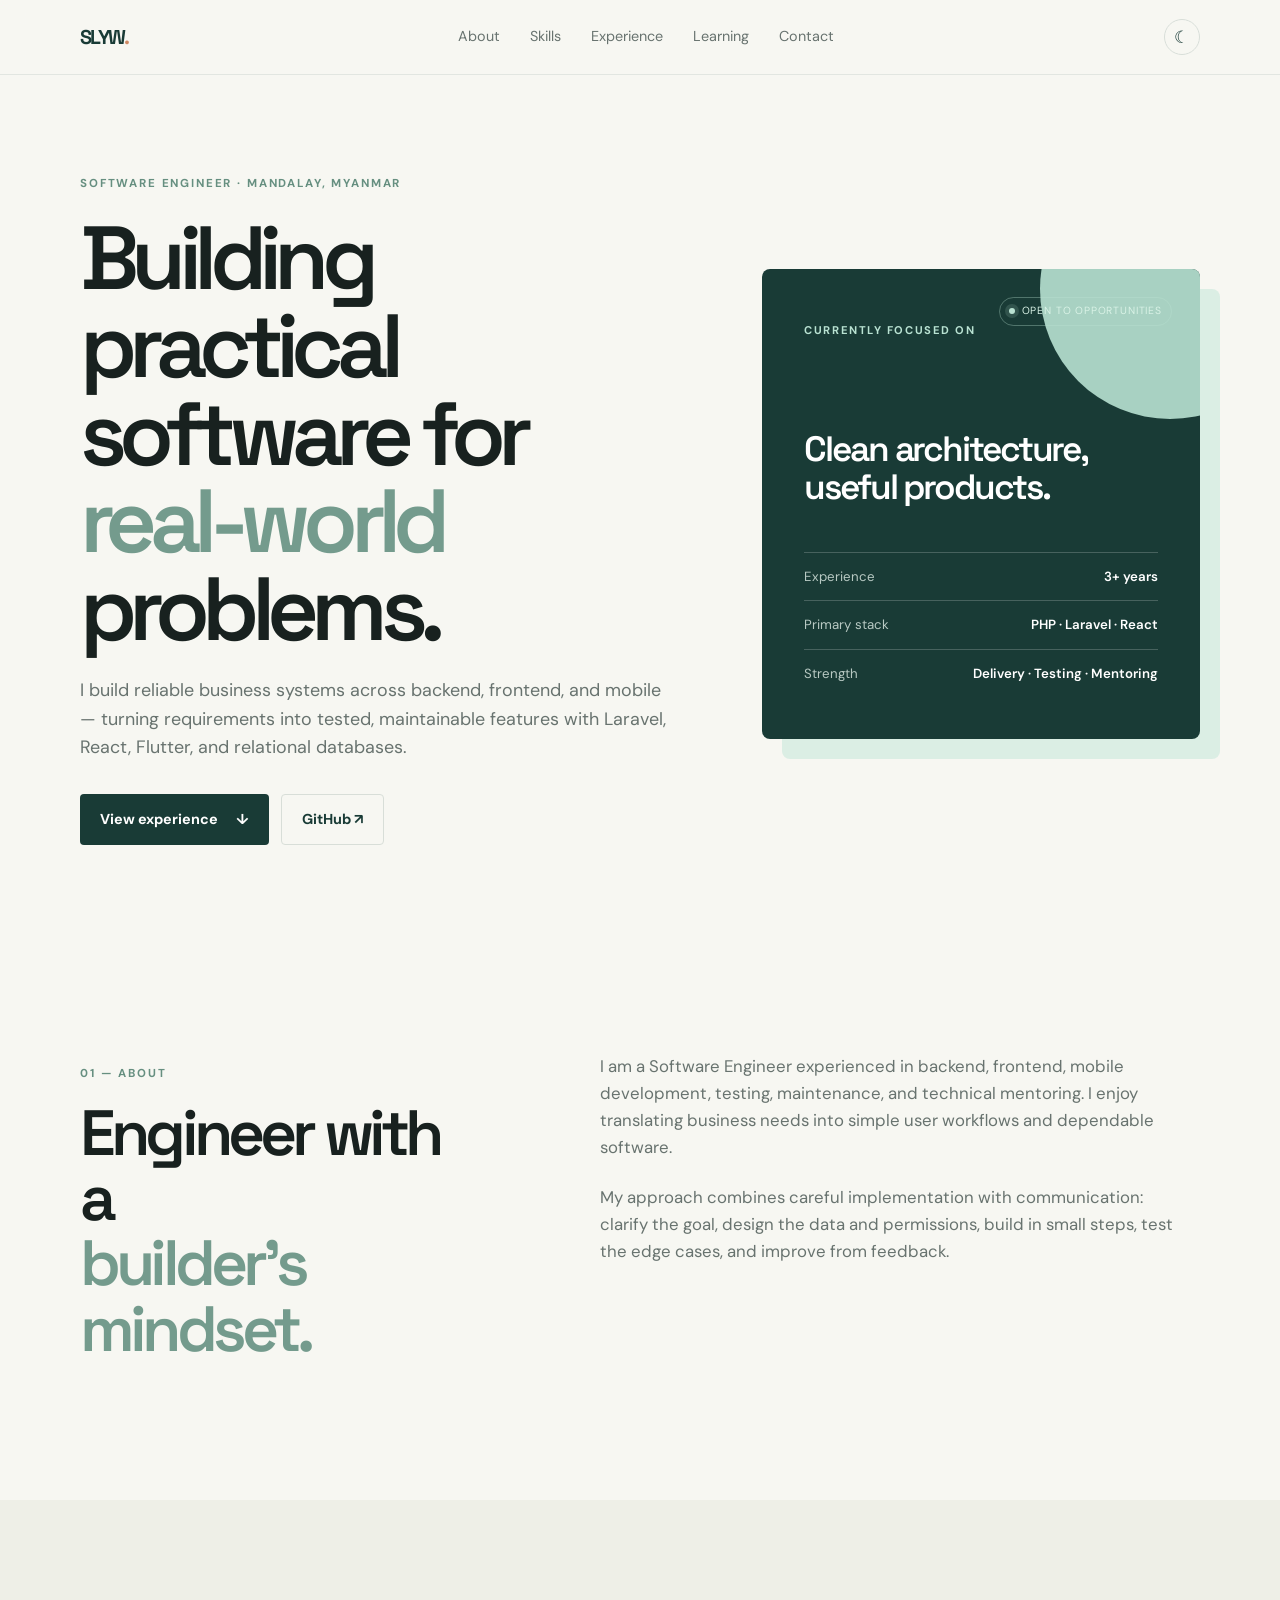
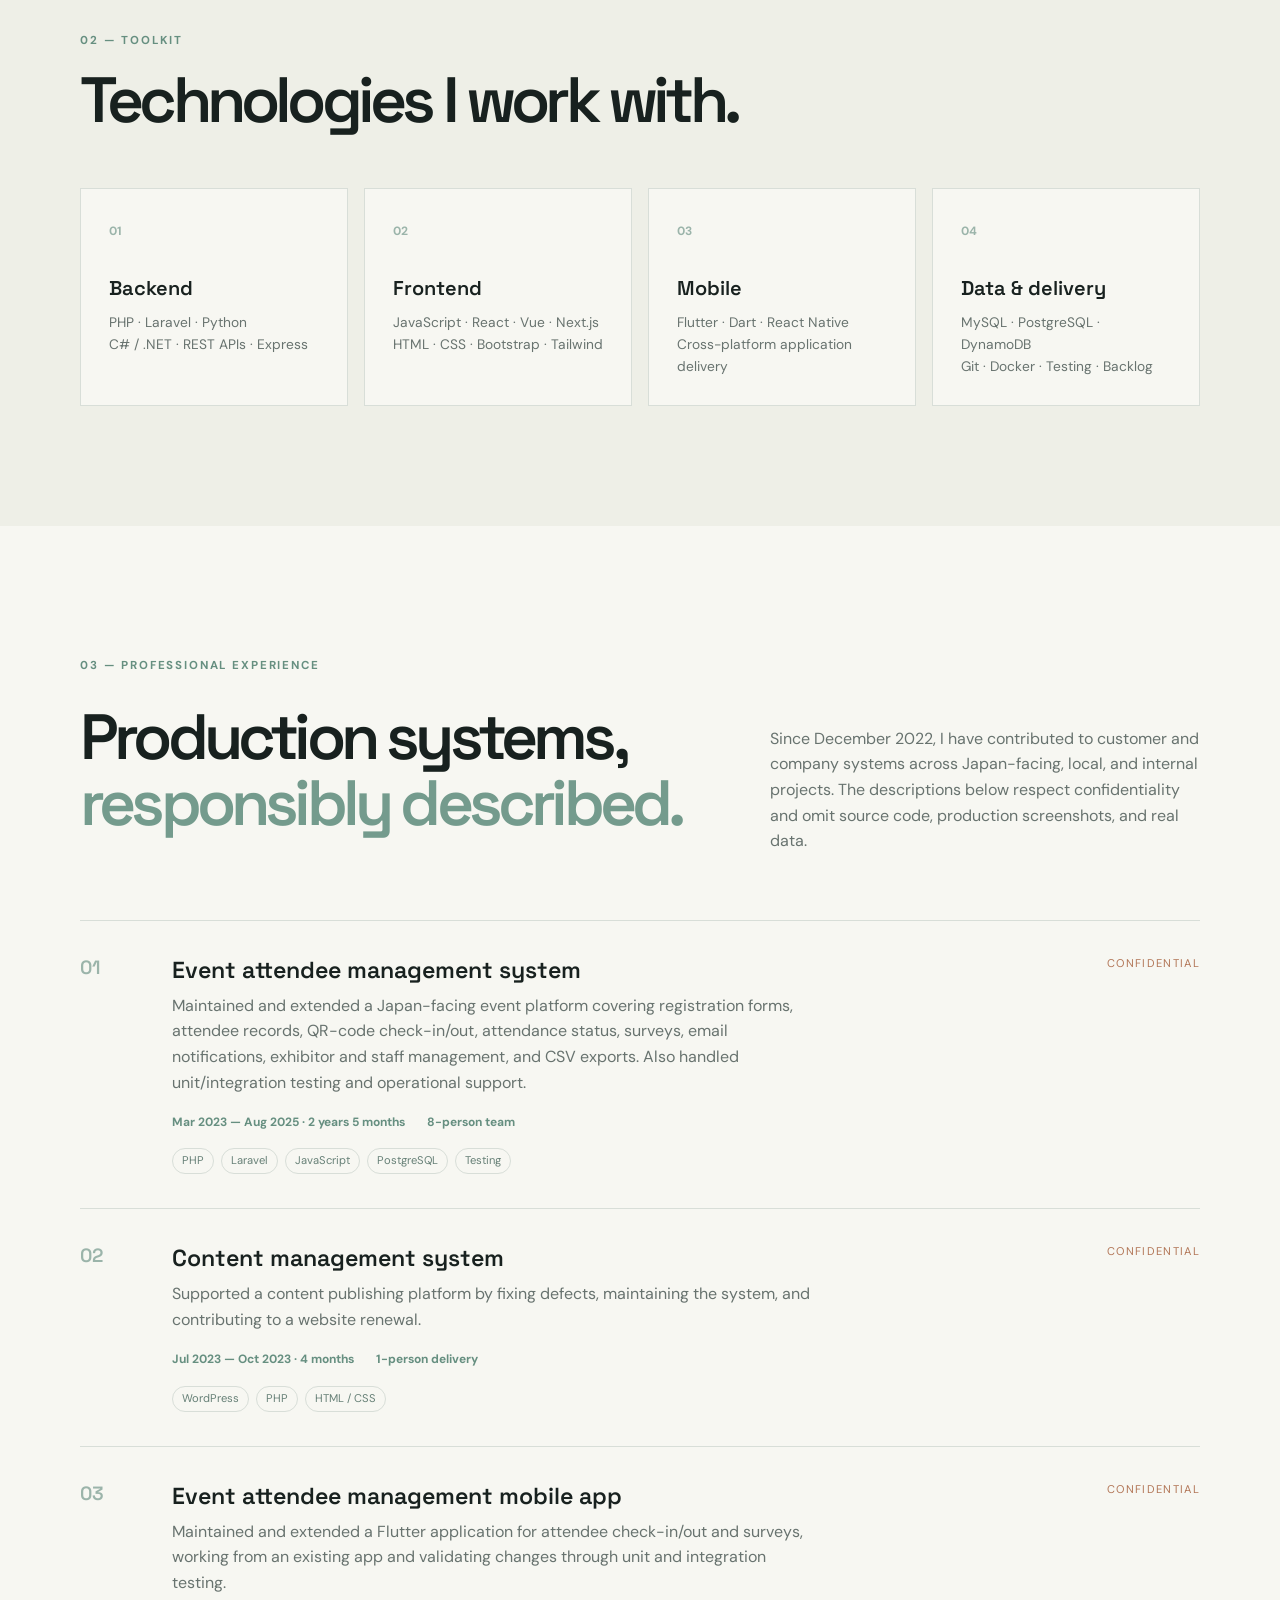
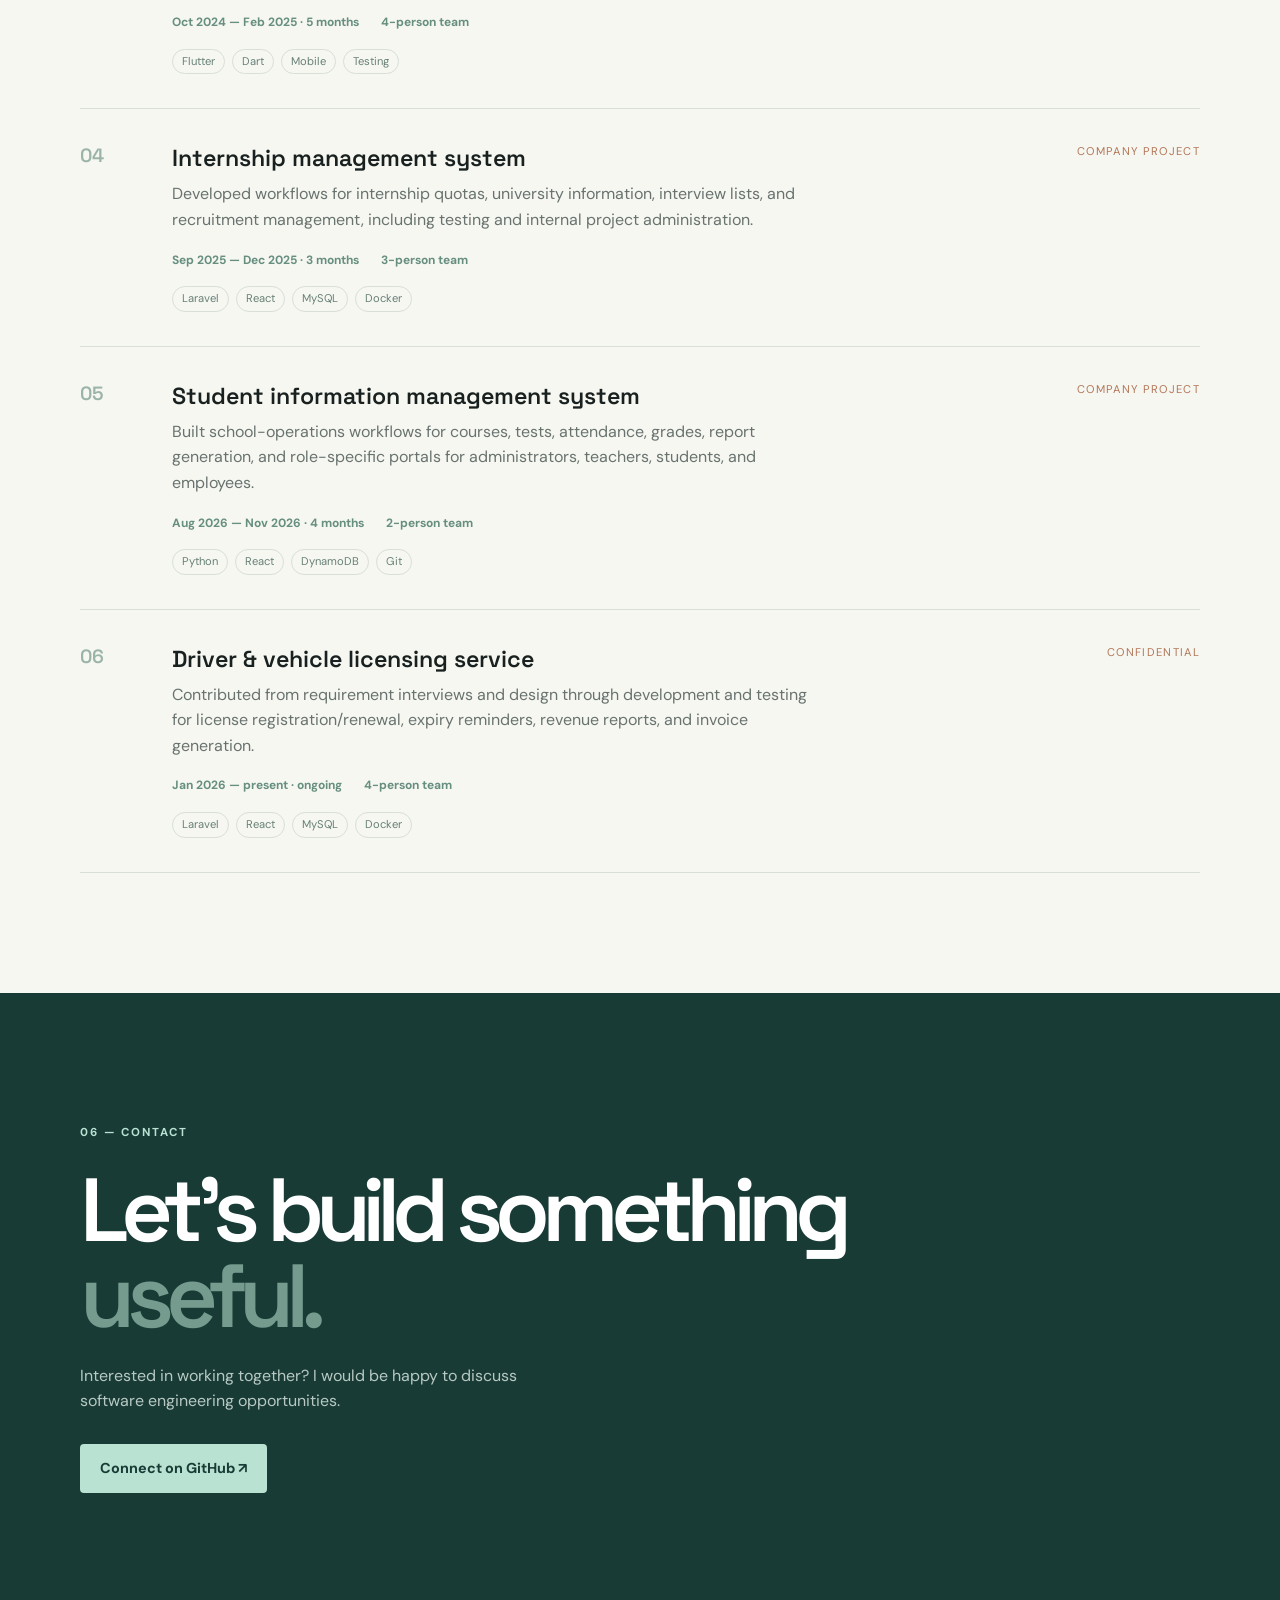
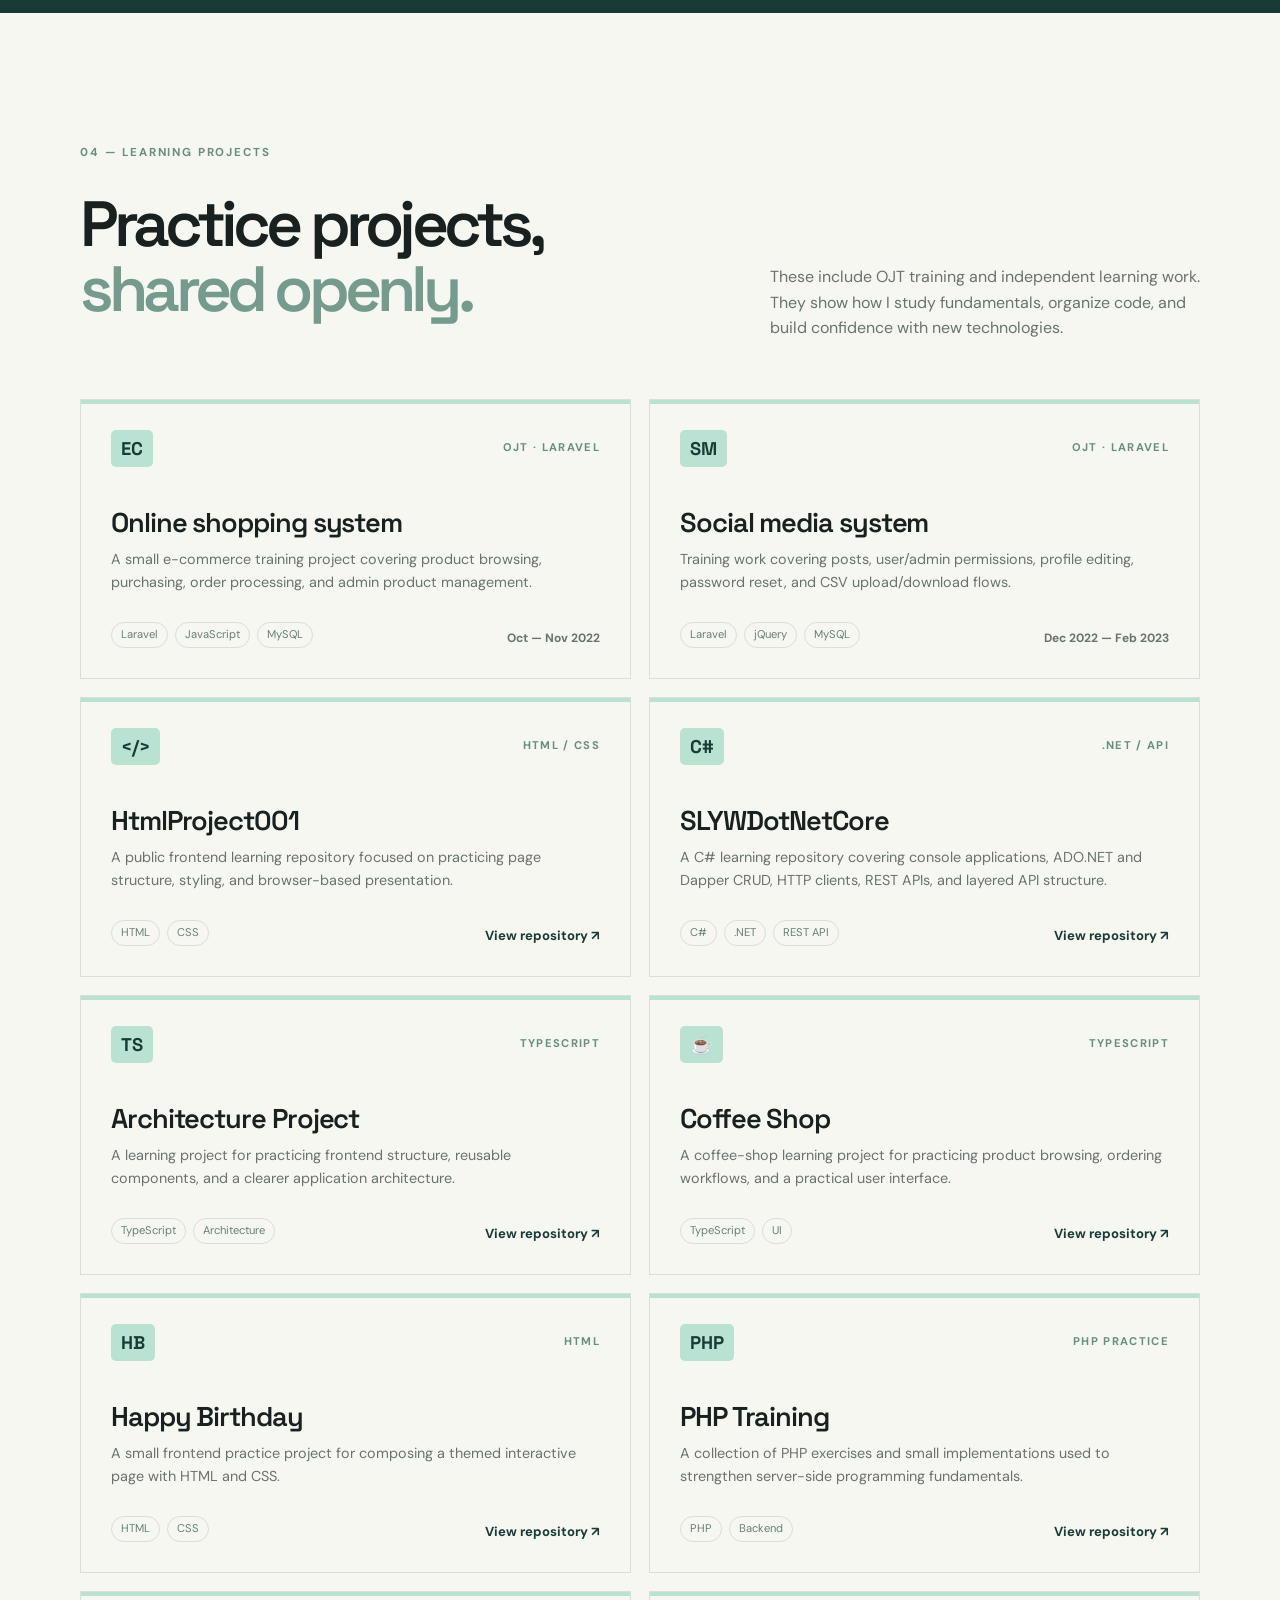
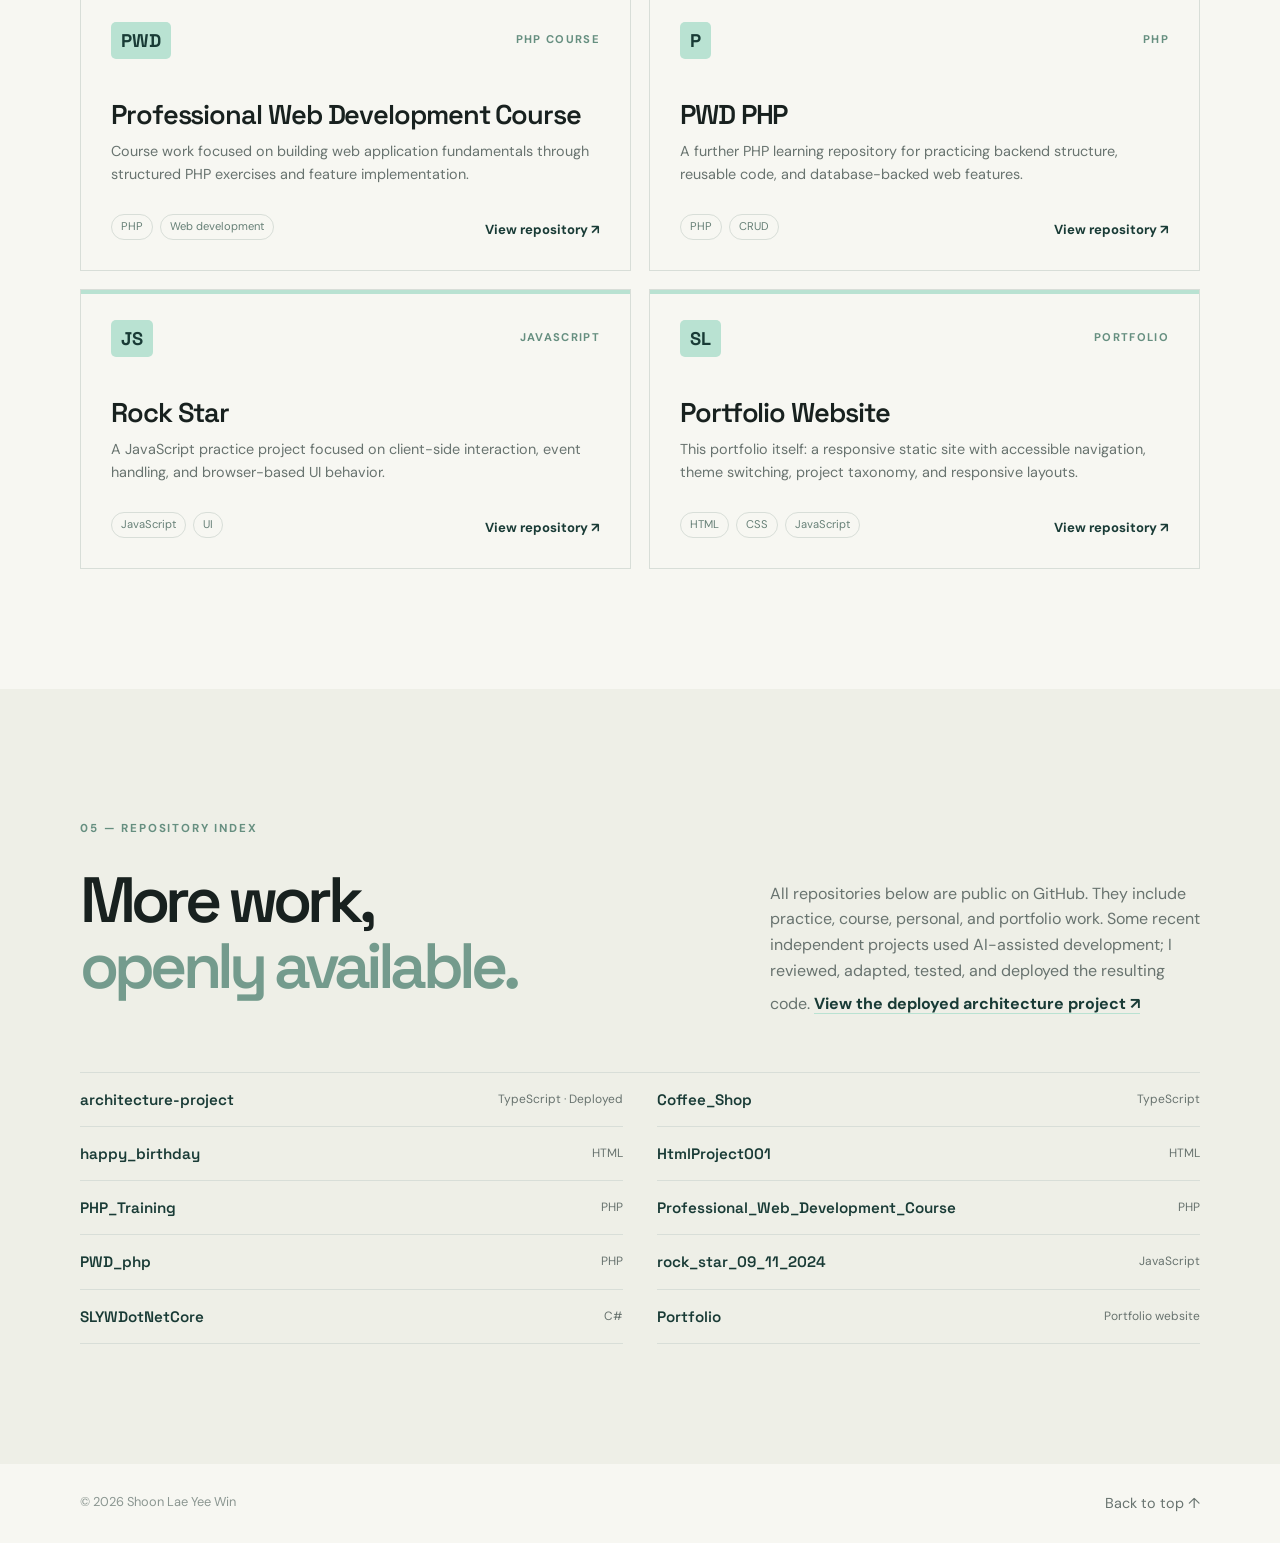
<file: index.html>
<!doctype html>
<html lang="en">
  <head>
    <meta charset="UTF-8" />
    <meta name="viewport" content="width=device-width, initial-scale=1.0" />
    <meta name="description" content="Shoon Lae Yee Win — Software Engineer portfolio" />
    <meta name="theme-color" content="#193b36" />
    <meta property="og:title" content="Shoon Lae Yee Win | Software Engineer" />
    <meta property="og:description" content="Software engineering portfolio featuring public learning projects and technical experience." />
    <title>Shoon Lae Yee Win | Software Engineer</title>
    <link rel="preconnect" href="https://fonts.googleapis.com" />
    <link rel="preconnect" href="https://fonts.gstatic.com" crossorigin />
    <link href="https://fonts.googleapis.com/css2?family=DM+Sans:wght@400;500;600;700&family=Space+Grotesk:wght@500;600;700&display=swap" rel="stylesheet" />
    <link rel="stylesheet" href="styles.css" />
  </head>
  <body>
    <a class="skip-link" href="#content">Skip to content</a>
    <header class="site-header">
      <nav class="nav container" aria-label="Main navigation">
        <a class="brand" href="#top">SLYW<span>.</span></a>
        <button class="menu-toggle" aria-label="Toggle navigation" aria-expanded="false">☰</button>
        <div class="nav-links">
          <a href="#about">About</a>
          <a href="#skills">Skills</a>
          <a href="#experience">Experience</a>
          <a href="#learning">Learning</a>
          <a href="#contact">Contact</a>
        </div>
        <button class="theme-toggle" type="button" aria-label="Switch to dark theme" title="Toggle theme"><span>☾</span></button>
      </nav>
    </header>

    <main id="top" tabindex="-1">
      <section class="hero container">
        <div class="hero-copy">
          <p class="eyebrow">Software Engineer · Mandalay, Myanmar</p>
          <h1>Building practical software for <em>real-world</em> problems.</h1>
          <p class="hero-text">I build reliable business systems across backend, frontend, and mobile — turning requirements into tested, maintainable features with Laravel, React, Flutter, and relational databases.</p>
          <div class="hero-actions">
            <a class="button button-primary" href="#experience">View experience <span>↓</span></a>
            <a class="button button-secondary" href="https://github.com/Shoon-Lae-Yee-Win" target="_blank" rel="noreferrer">GitHub ↗</a>
          </div>
        </div>
        <div class="hero-card" aria-label="Professional summary">
          <div class="orb"></div>
          <p class="card-label">Currently focused on</p>
          <span class="availability-pill"><i></i> Open to opportunities</span>
          <h2>Clean architecture,<br />useful products.</h2>
          <div class="stat-row"><span>Experience</span><strong>3+ years</strong></div>
            <div class="stat-row"><span>Primary stack</span><strong>PHP · Laravel · React</strong></div>
            <div class="stat-row"><span>Strength</span><strong>Delivery · Testing · Mentoring</strong></div>
        </div>
      </section>

      <section id="about" class="section container split-section">
        <div><p class="section-kicker">01 — About</p><h2 class="section-title">Engineer with a<br /><span>builder’s mindset.</span></h2></div>
        <div class="section-body"><p>I am a Software Engineer experienced in backend, frontend, mobile development, testing, maintenance, and technical mentoring. I enjoy translating business needs into simple user workflows and dependable software.</p><p>My approach combines careful implementation with communication: clarify the goal, design the data and permissions, build in small steps, test the edge cases, and improve from feedback.</p></div>
      </section>

      <section id="skills" class="section section-tinted">
        <div class="container"><p class="section-kicker">02 — Toolkit</p><h2 class="section-title">Technologies I work with.</h2>
          <div class="skill-grid">
            <div class="skill-card"><span class="skill-number">01</span><h3>Backend</h3><p>PHP · Laravel · Python<br />C# / .NET · REST APIs · Express</p></div>
            <div class="skill-card"><span class="skill-number">02</span><h3>Frontend</h3><p>JavaScript · React · Vue · Next.js<br />HTML · CSS · Bootstrap · Tailwind</p></div>
            <div class="skill-card"><span class="skill-number">03</span><h3>Mobile</h3><p>Flutter · Dart · React Native<br />Cross-platform application delivery</p></div>
            <div class="skill-card"><span class="skill-number">04</span><h3>Data & delivery</h3><p>MySQL · PostgreSQL · DynamoDB<br />Git · Docker · Testing · Backlog</p></div>
          </div>
        </div>
      </section>

      <section id="experience" class="section container"><p class="section-kicker">03 — Professional experience</p><div class="experience-heading"><h2 class="section-title">Production systems,<br /><span>responsibly described.</span></h2><p>Since December 2022, I have contributed to customer and company systems across Japan-facing, local, and internal projects. The descriptions below respect confidentiality and omit source code, production screenshots, and real data.</p></div>
        <div class="experience-list">
          <article class="experience-item"><div class="experience-index">01</div><div><h3>Event attendee management system</h3><p>Maintained and extended a Japan-facing event platform covering registration forms, attendee records, QR-code check-in/out, attendance status, surveys, email notifications, exhibitor and staff management, and CSV exports. Also handled unit/integration testing and operational support.</p><div class="project-meta"><span>Mar 2023 — Aug 2025 · 2 years 5 months</span><span>8-person team</span></div><div class="tags"><span>PHP</span><span>Laravel</span><span>JavaScript</span><span>PostgreSQL</span><span>Testing</span></div></div><span class="private-badge">Confidential</span></article>
          <article class="experience-item"><div class="experience-index">02</div><div><h3>Content management system</h3><p>Supported a content publishing platform by fixing defects, maintaining the system, and contributing to a website renewal.</p><div class="project-meta"><span>Jul 2023 — Oct 2023 · 4 months</span><span>1-person delivery</span></div><div class="tags"><span>WordPress</span><span>PHP</span><span>HTML / CSS</span></div></div><span class="private-badge">Confidential</span></article>
          <article class="experience-item"><div class="experience-index">03</div><div><h3>Event attendee management mobile app</h3><p>Maintained and extended a Flutter application for attendee check-in/out and surveys, working from an existing app and validating changes through unit and integration testing.</p><div class="project-meta"><span>Oct 2024 — Feb 2025 · 5 months</span><span>4-person team</span></div><div class="tags"><span>Flutter</span><span>Dart</span><span>Mobile</span><span>Testing</span></div></div><span class="private-badge">Confidential</span></article>
          <article class="experience-item"><div class="experience-index">04</div><div><h3>Internship management system</h3><p>Developed workflows for internship quotas, university information, interview lists, and recruitment management, including testing and internal project administration.</p><div class="project-meta"><span>Sep 2025 — Dec 2025 · 3 months</span><span>3-person team</span></div><div class="tags"><span>Laravel</span><span>React</span><span>MySQL</span><span>Docker</span></div></div><span class="private-badge">Company project</span></article>
          <article class="experience-item"><div class="experience-index">05</div><div><h3>Student information management system</h3><p>Built school-operations workflows for courses, tests, attendance, grades, report generation, and role-specific portals for administrators, teachers, students, and employees.</p><div class="project-meta"><span>Aug 2026 — Nov 2026 · 4 months</span><span>2-person team</span></div><div class="tags"><span>Python</span><span>React</span><span>DynamoDB</span><span>Git</span></div></div><span class="private-badge">Company project</span></article>
          <article class="experience-item"><div class="experience-index">06</div><div><h3>Driver & vehicle licensing service</h3><p>Contributed from requirement interviews and design through development and testing for license registration/renewal, expiry reminders, revenue reports, and invoice generation.</p><div class="project-meta"><span>Jan 2026 — present · ongoing</span><span>4-person team</span></div><div class="tags"><span>Laravel</span><span>React</span><span>MySQL</span><span>Docker</span></div></div><span class="private-badge">Confidential</span></article>
        </div>
      </section>


      <section id="contact" class="contact-section"><div class="container contact-inner"><p class="section-kicker">06 — Contact</p><h2>Let’s build something<br /><em>useful.</em></h2><p>Interested in working together? I would be happy to discuss software engineering opportunities.</p><a class="button button-light" href="https://github.com/Shoon-Lae-Yee-Win" target="_blank" rel="noreferrer">Connect on GitHub ↗</a></div></section>
      <section id="learning" class="section container"><p class="section-kicker">04 — Learning projects</p><div class="experience-heading"><h2 class="section-title">Practice projects,<br /><span>shared openly.</span></h2><p>These include OJT training and independent learning work. They show how I study fundamentals, organize code, and build confidence with new technologies.</p></div>
        <div class="learning-grid">
          <article class="learning-card"><div class="learning-top"><span class="learning-icon">EC</span><span class="learning-type">OJT · Laravel</span></div><h3>Online shopping system</h3><p>A small e-commerce training project covering product browsing, purchasing, order processing, and admin product management.</p><div class="learning-footer"><div class="tags"><span>Laravel</span><span>JavaScript</span><span>MySQL</span></div><span class="learning-label">Oct — Nov 2022</span></div></article>
          <article class="learning-card"><div class="learning-top"><span class="learning-icon">SM</span><span class="learning-type">OJT · Laravel</span></div><h3>Social media system</h3><p>Training work covering posts, user/admin permissions, profile editing, password reset, and CSV upload/download flows.</p><div class="learning-footer"><div class="tags"><span>Laravel</span><span>jQuery</span><span>MySQL</span></div><span class="learning-label">Dec 2022 — Feb 2023</span></div></article>
          <article class="learning-card"><div class="learning-top"><span class="learning-icon">&lt;/&gt;</span><span class="learning-type">HTML / CSS</span></div><h3>HtmlProject001</h3><p>A public frontend learning repository focused on practicing page structure, styling, and browser-based presentation.</p><div class="learning-footer"><div class="tags"><span>HTML</span><span>CSS</span></div><a href="https://github.com/Shoon-Lae-Yee-Win/HtmlProject001" target="_blank" rel="noreferrer">View repository ↗</a></div></article>
          <article class="learning-card"><div class="learning-top"><span class="learning-icon">C#</span><span class="learning-type">.NET / API</span></div><h3>SLYWDotNetCore</h3><p>A C# learning repository covering console applications, ADO.NET and Dapper CRUD, HTTP clients, REST APIs, and layered API structure.</p><div class="learning-footer"><div class="tags"><span>C#</span><span>.NET</span><span>REST API</span></div><a href="https://github.com/Shoon-Lae-Yee-Win/SLYWDotNetCore" target="_blank" rel="noreferrer">View repository ↗</a></div></article>
          <article class="learning-card"><div class="learning-top"><span class="learning-icon">TS</span><span class="learning-type">TypeScript</span></div><h3>Architecture Project</h3><p>A learning project for practicing frontend structure, reusable components, and a clearer application architecture.</p><div class="learning-footer"><div class="tags"><span>TypeScript</span><span>Architecture</span></div><a href="https://github.com/Shoon-Lae-Yee-Win/architecture-project" target="_blank" rel="noreferrer">View repository ↗</a></div></article>
          <article class="learning-card"><div class="learning-top"><span class="learning-icon">☕</span><span class="learning-type">TypeScript</span></div><h3>Coffee Shop</h3><p>A coffee-shop learning project for practicing product browsing, ordering workflows, and a practical user interface.</p><div class="learning-footer"><div class="tags"><span>TypeScript</span><span>UI</span></div><a href="https://github.com/Shoon-Lae-Yee-Win/Coffee_Shop" target="_blank" rel="noreferrer">View repository ↗</a></div></article>
          <article class="learning-card"><div class="learning-top"><span class="learning-icon">HB</span><span class="learning-type">HTML</span></div><h3>Happy Birthday</h3><p>A small frontend practice project for composing a themed interactive page with HTML and CSS.</p><div class="learning-footer"><div class="tags"><span>HTML</span><span>CSS</span></div><a href="https://github.com/Shoon-Lae-Yee-Win/happy_birthday" target="_blank" rel="noreferrer">View repository ↗</a></div></article>
          <article class="learning-card"><div class="learning-top"><span class="learning-icon">PHP</span><span class="learning-type">PHP practice</span></div><h3>PHP Training</h3><p>A collection of PHP exercises and small implementations used to strengthen server-side programming fundamentals.</p><div class="learning-footer"><div class="tags"><span>PHP</span><span>Backend</span></div><a href="https://github.com/Shoon-Lae-Yee-Win/PHP_Training" target="_blank" rel="noreferrer">View repository ↗</a></div></article>
          <article class="learning-card"><div class="learning-top"><span class="learning-icon">PWD</span><span class="learning-type">PHP course</span></div><h3>Professional Web Development Course</h3><p>Course work focused on building web application fundamentals through structured PHP exercises and feature implementation.</p><div class="learning-footer"><div class="tags"><span>PHP</span><span>Web development</span></div><a href="https://github.com/Shoon-Lae-Yee-Win/Professional_Web_Development_Course" target="_blank" rel="noreferrer">View repository ↗</a></div></article>
          <article class="learning-card"><div class="learning-top"><span class="learning-icon">P</span><span class="learning-type">PHP</span></div><h3>PWD PHP</h3><p>A further PHP learning repository for practicing backend structure, reusable code, and database-backed web features.</p><div class="learning-footer"><div class="tags"><span>PHP</span><span>CRUD</span></div><a href="https://github.com/Shoon-Lae-Yee-Win/PWD_php" target="_blank" rel="noreferrer">View repository ↗</a></div></article>
          <article class="learning-card"><div class="learning-top"><span class="learning-icon">JS</span><span class="learning-type">JavaScript</span></div><h3>Rock Star</h3><p>A JavaScript practice project focused on client-side interaction, event handling, and browser-based UI behavior.</p><div class="learning-footer"><div class="tags"><span>JavaScript</span><span>UI</span></div><a href="https://github.com/Shoon-Lae-Yee-Win/rock_star_09_11_2024" target="_blank" rel="noreferrer">View repository ↗</a></div></article>
          <article class="learning-card"><div class="learning-top"><span class="learning-icon">SL</span><span class="learning-type">Portfolio</span></div><h3>Portfolio Website</h3><p>This portfolio itself: a responsive static site with accessible navigation, theme switching, project taxonomy, and responsive layouts.</p><div class="learning-footer"><div class="tags"><span>HTML</span><span>CSS</span><span>JavaScript</span></div><a href="https://github.com/Shoon-Lae-Yee-Win/Portfolio" target="_blank" rel="noreferrer">View repository ↗</a></div></article>
        </div>
      </section>
      <section class="section section-tinted repository-index"><div class="container"><p class="section-kicker">05 — Repository index</p><div class="experience-heading"><h2 class="section-title">More work,<br /><span>openly available.</span></h2><p>All repositories below are public on GitHub. They include practice, course, personal, and portfolio work. Some recent independent projects used AI-assisted development; I reviewed, adapted, tested, and deployed the resulting code. <a class="inline-link" href="https://architech.cineversemm.com/" target="_blank" rel="noreferrer">View the deployed architecture project ↗</a></p></div><div class="repo-index-grid">
        <a href="https://github.com/Shoon-Lae-Yee-Win/architecture-project" target="_blank" rel="noreferrer"><strong>architecture-project</strong><span>TypeScript · Deployed</span></a>
        <a href="https://github.com/Shoon-Lae-Yee-Win/Coffee_Shop" target="_blank" rel="noreferrer"><strong>Coffee_Shop</strong><span>TypeScript</span></a>
        <a href="https://github.com/Shoon-Lae-Yee-Win/happy_birthday" target="_blank" rel="noreferrer"><strong>happy_birthday</strong><span>HTML</span></a>
        <a href="https://github.com/Shoon-Lae-Yee-Win/HtmlProject001" target="_blank" rel="noreferrer"><strong>HtmlProject001</strong><span>HTML</span></a>
        <a href="https://github.com/Shoon-Lae-Yee-Win/PHP_Training" target="_blank" rel="noreferrer"><strong>PHP_Training</strong><span>PHP</span></a>
        <a href="https://github.com/Shoon-Lae-Yee-Win/Professional_Web_Development_Course" target="_blank" rel="noreferrer"><strong>Professional_Web_Development_Course</strong><span>PHP</span></a>
        <a href="https://github.com/Shoon-Lae-Yee-Win/PWD_php" target="_blank" rel="noreferrer"><strong>PWD_php</strong><span>PHP</span></a>
        <a href="https://github.com/Shoon-Lae-Yee-Win/rock_star_09_11_2024" target="_blank" rel="noreferrer"><strong>rock_star_09_11_2024</strong><span>JavaScript</span></a>
        <a href="https://github.com/Shoon-Lae-Yee-Win/SLYWDotNetCore" target="_blank" rel="noreferrer"><strong>SLYWDotNetCore</strong><span>C#</span></a>
        <a href="https://github.com/Shoon-Lae-Yee-Win/Portfolio" target="_blank" rel="noreferrer"><strong>Portfolio</strong><span>Portfolio website</span></a>
      </div></div></section>
    </main>

    <footer class="footer container"><span>© 2026 Shoon Lae Yee Win</span><a href="#top">Back to top ↑</a></footer>
    <script src="script.js"></script>
  </body>
</html>
</file>
<file: styles.css>
:root{--ink:#18211f;--muted:#68736f;--paper:#f7f7f2;--cream:#eeefe7;--mint:#b9e2d2;--dark:#193b36;--line:#d8ded8}*{box-sizing:border-box}html{scroll-behavior:smooth}body{margin:0;background:var(--paper);color:var(--ink);font-family:"DM Sans",sans-serif;line-height:1.6}.container{width:min(1120px,calc(100% - 48px));margin:0 auto}.site-header{position:sticky;top:0;z-index:10;background:rgba(247,247,242,.92);backdrop-filter:blur(12px);border-bottom:1px solid rgba(216,222,216,.65)}.nav{height:74px;display:flex;align-items:center;justify-content:space-between}.brand{font:700 1.25rem "Space Grotesk",sans-serif;color:var(--dark);text-decoration:none;letter-spacing:-.08em}.brand span{color:#d08a65}.nav-links{display:flex;gap:30px}.nav-links a,.footer a{color:var(--muted);text-decoration:none;font-size:.9rem}.nav-links a:hover,.footer a:hover{color:var(--dark)}.menu-toggle{display:none;background:none;border:0;font-size:1.3rem;color:var(--dark)}.hero{min-height:680px;display:grid;grid-template-columns:1.15fr .85fr;gap:90px;align-items:center;padding:88px 0}.eyebrow,.section-kicker{color:#668f80;text-transform:uppercase;letter-spacing:.16em;font-size:.72rem;font-weight:700}.hero h1{font:600 clamp(3.4rem,7vw,6.3rem)/.98 "Space Grotesk",sans-serif;letter-spacing:-.085em;max-width:720px;margin:22px 0}.hero h1 em,.section-title span,.contact-section em{font-style:normal;color:#749b8d}.hero-text{font-size:1.12rem;color:var(--muted);max-width:590px}.hero-actions{display:flex;gap:12px;margin-top:32px}.button{display:inline-flex;align-items:center;gap:18px;padding:13px 20px;border-radius:4px;text-decoration:none;font-weight:700;font-size:.9rem}.button-primary{background:var(--dark);color:white}.button-secondary{border:1px solid var(--line);color:var(--dark)}.button-light{background:var(--mint);color:var(--dark)}.hero-card{background:var(--dark);color:white;border-radius:8px;padding:42px;min-height:400px;position:relative;overflow:hidden;box-shadow:20px 20px 0 rgba(185,226,210,.45)}.orb{position:absolute;width:260px;height:260px;border-radius:50%;background:var(--mint);right:-100px;top:-110px;opacity:.9}.card-label{color:#b9e2d2;text-transform:uppercase;font-size:.7rem;letter-spacing:.14em;font-weight:700}.hero-card h2{font:600 2.2rem/1.08 "Space Grotesk",sans-serif;letter-spacing:-.06em;margin:90px 0 46px}.stat-row{border-top:1px solid rgba(255,255,255,.2);padding:13px 0;display:flex;justify-content:space-between;color:#b8c9c3;font-size:.83rem}.stat-row strong{color:white;font-weight:600}.section{padding:120px 0}.split-section{display:grid;grid-template-columns:.8fr 1.2fr;gap:120px}.section-title{font:600 clamp(2.4rem,5vw,4.2rem)/1.02 "Space Grotesk",sans-serif;letter-spacing:-.075em;margin:18px 0}.section-body{max-width:580px;color:var(--muted);font-size:1.05rem}.section-body p{margin-top:0;margin-bottom:24px}.section-tinted{background:var(--cream)}.skill-grid{display:grid;grid-template-columns:repeat(4,1fr);gap:16px;margin-top:55px}.skill-card{background:var(--paper);padding:28px;min-height:195px;border:1px solid var(--line)}.skill-number{color:#9bb4aa;font-size:.75rem;font-weight:700}.skill-card h3{font:600 1.25rem "Space Grotesk",sans-serif;margin:32px 0 10px}.skill-card p{color:var(--muted);font-size:.86rem;margin:0}.experience-heading{display:flex;align-items:end;justify-content:space-between;gap:70px}.experience-heading>p{max-width:430px;color:var(--muted);margin:0}.experience-list{margin-top:66px;border-top:1px solid var(--line)}.experience-item{display:grid;grid-template-columns:70px 1fr auto;gap:22px;padding:34px 0;border-bottom:1px solid var(--line);align-items:start}.experience-index{font:600 1.2rem "Space Grotesk",sans-serif;color:#9bb4aa}.experience-item h3{font:600 1.45rem "Space Grotesk",sans-serif;margin:0 0 8px}.experience-item p{color:var(--muted);max-width:650px;margin:0 0 18px}.tags{display:flex;flex-wrap:wrap;gap:7px}.tags span{font-size:.7rem;border:1px solid var(--line);border-radius:99px;padding:3px 9px;color:#678077}.private-badge{font-size:.7rem;text-transform:uppercase;letter-spacing:.12em;color:#b27657;white-space:nowrap}.repo-links{display:grid;gap:0;border-top:1px solid var(--line)}.repo-links a{display:flex;justify-content:space-between;padding:16px 0;color:var(--dark);text-decoration:none;border-bottom:1px solid var(--line);font-weight:700}.repo-links a:hover{color:#b27657}.contact-section{background:var(--dark);color:white;padding:120px 0}.contact-inner{max-width:1120px}.contact-section .section-kicker{color:var(--mint)}.contact-section h2{font:600 clamp(3rem,7vw,6.5rem)/.96 "Space Grotesk",sans-serif;letter-spacing:-.09em;margin:24px 0}.contact-section> .container>p:not(.section-kicker):not(.contact-note){color:#b8c9c3;max-width:440px;margin-bottom:30px}.contact-note{font-size:.75rem;color:#8da69d;margin-top:24px}.footer{display:flex;justify-content:space-between;padding:28px 0;color:#8b9691;font-size:.8rem}@media(max-width:800px){.container{width:min(100% - 34px,600px)}.nav-links{display:none}.menu-toggle{display:block}.nav-links.open{display:flex;position:absolute;left:0;right:0;top:74px;background:var(--paper);padding:20px;flex-direction:column;gap:16px;border-bottom:1px solid var(--line)}.hero{grid-template-columns:1fr;gap:45px;padding:72px 0}.hero h1{font-size:clamp(3rem,14vw,5rem)}.hero-card{box-shadow:10px 10px 0 rgba(185,226,210,.45)}.split-section{grid-template-columns:1fr;gap:28px}.section{padding:82px 0}.skill-grid{grid-template-columns:1fr 1fr}.experience-heading{display:block}.experience-heading>p{margin-top:24px}.experience-item{grid-template-columns:40px 1fr}.private-badge{grid-column:2}.contact-section{padding:85px 0}}@media(max-width:480px){.skill-grid{grid-template-columns:1fr}.hero-actions{flex-wrap:wrap}.footer{gap:20px;flex-direction:column}}
.learning-grid{display:grid;grid-template-columns:repeat(2,1fr);gap:18px;margin-top:58px}.learning-card{background:var(--paper);border:1px solid var(--line);padding:30px;min-height:280px;display:flex;flex-direction:column;position:relative;overflow:hidden;transition:transform .25s ease,box-shadow .25s ease,border-color .25s ease}.learning-card::before{content:"";height:4px;background:var(--mint);position:absolute;left:0;right:0;top:0}.learning-card:hover{transform:translateY(-6px);border-color:#a8cfc0;box-shadow:0 18px 35px rgba(25,59,54,.09)}.learning-top{display:flex;align-items:center;justify-content:space-between;color:#668f80}.learning-icon{font:700 1.15rem "Space Grotesk",sans-serif;color:var(--dark);background:var(--mint);padding:7px 10px;border-radius:5px}.learning-type{font-size:.7rem;letter-spacing:.12em;text-transform:uppercase;font-weight:700}.learning-card h3{font:600 1.7rem "Space Grotesk",sans-serif;letter-spacing:-.04em;margin:38px 0 8px}.learning-card p{color:var(--muted);font-size:.9rem;margin:0}.learning-footer{display:flex;justify-content:space-between;align-items:end;gap:12px;margin-top:auto;padding-top:28px}.learning-footer a{color:var(--dark);font-size:.82rem;font-weight:700;text-decoration:none;white-space:nowrap}.learning-footer a:hover{color:#b27657}.availability-pill{position:absolute;right:28px;top:28px;display:inline-flex;align-items:center;gap:7px;color:#d9f2e6;border:1px solid rgba(185,226,210,.35);border-radius:99px;padding:5px 9px;font-size:.65rem;letter-spacing:.08em;text-transform:uppercase}.availability-pill i{width:6px;height:6px;border-radius:50%;background:var(--mint);box-shadow:0 0 0 4px rgba(185,226,210,.15)}.hero-card:hover{box-shadow:24px 24px 0 rgba(185,226,210,.42);transform:translate(-2px,-2px);transition:transform .25s ease,box-shadow .25s ease}.experience-item{transition:padding-left .2s ease}.experience-item:hover{padding-left:10px}.button{transition:transform .2s ease,box-shadow .2s ease}.button:hover{transform:translateY(-2px);box-shadow:0 8px 18px rgba(25,59,54,.12)}@media(max-width:800px){.learning-grid{grid-template-columns:1fr}.availability-pill{position:static;margin-top:16px;width:max-content}.hero-card h2{margin-top:45px}}@media(max-width:480px){.learning-footer{align-items:start;flex-direction:column}}
.repo-index-grid{display:grid;grid-template-columns:repeat(2,1fr);gap:0 34px;margin-top:55px;border-top:1px solid var(--line)}.repo-index-grid a{display:flex;justify-content:space-between;align-items:center;gap:18px;padding:17px 0;border-bottom:1px solid var(--line);color:var(--dark);text-decoration:none}.repo-index-grid a:hover strong{color:#b27657}.repo-index-grid strong{font:600 .95rem "Space Grotesk",sans-serif;overflow-wrap:anywhere}.repo-index-grid span{color:var(--muted);font-size:.75rem;white-space:nowrap}.repo-index-grid u{text-decoration:none;color:#668f80;font-weight:700}@media(max-width:800px){.repo-index-grid{grid-template-columns:1fr}}@media(max-width:480px){.repo-index-grid a{align-items:flex-start;flex-direction:column;gap:2px}}
.inline-link{display:inline-block;margin-top:8px;color:var(--dark);font-weight:700;text-decoration:underline;text-decoration-color:var(--mint);text-underline-offset:4px}.inline-link:hover{color:#b27657}
.theme-toggle{width:36px;height:36px;border:1px solid var(--line);border-radius:50%;background:transparent;color:var(--dark);cursor:pointer;font-size:1.05rem;display:grid;place-items:center;transition:background .2s ease,transform .2s ease}.theme-toggle:hover{background:var(--cream);transform:rotate(-12deg)}body.dark{--ink:#ecf2ee;--muted:#a8b7b0;--paper:#14211f;--cream:#1a2d2a;--line:#304541}body.dark .site-header{background:rgba(20,33,31,.92);border-color:#304541}body.dark .button-secondary,body.dark .repo-links a,body.dark .repo-index-grid a,body.dark .learning-footer a,body.dark .inline-link{color:var(--ink)}body.dark .skill-card,body.dark .learning-card{background:#1b2c29}body.dark .theme-toggle:hover{background:var(--cream)}body.dark .theme-toggle span{transform:rotate(180deg)}@media(max-width:800px){.theme-toggle{margin-left:auto;margin-right:12px}}
.skip-link{position:absolute;left:16px;top:-60px;background:var(--dark);color:white;padding:10px 14px;border-radius:4px;z-index:20;text-decoration:none;font-size:.85rem}.skip-link:focus{top:16px}
.project-meta{display:flex;flex-wrap:wrap;gap:8px 22px;color:#668f80;font-size:.75rem;font-weight:700;margin:0 0 16px}.learning-label{color:var(--muted);font-size:.75rem;font-weight:700;white-space:nowrap}.container-wide{width:100%}
</file>
